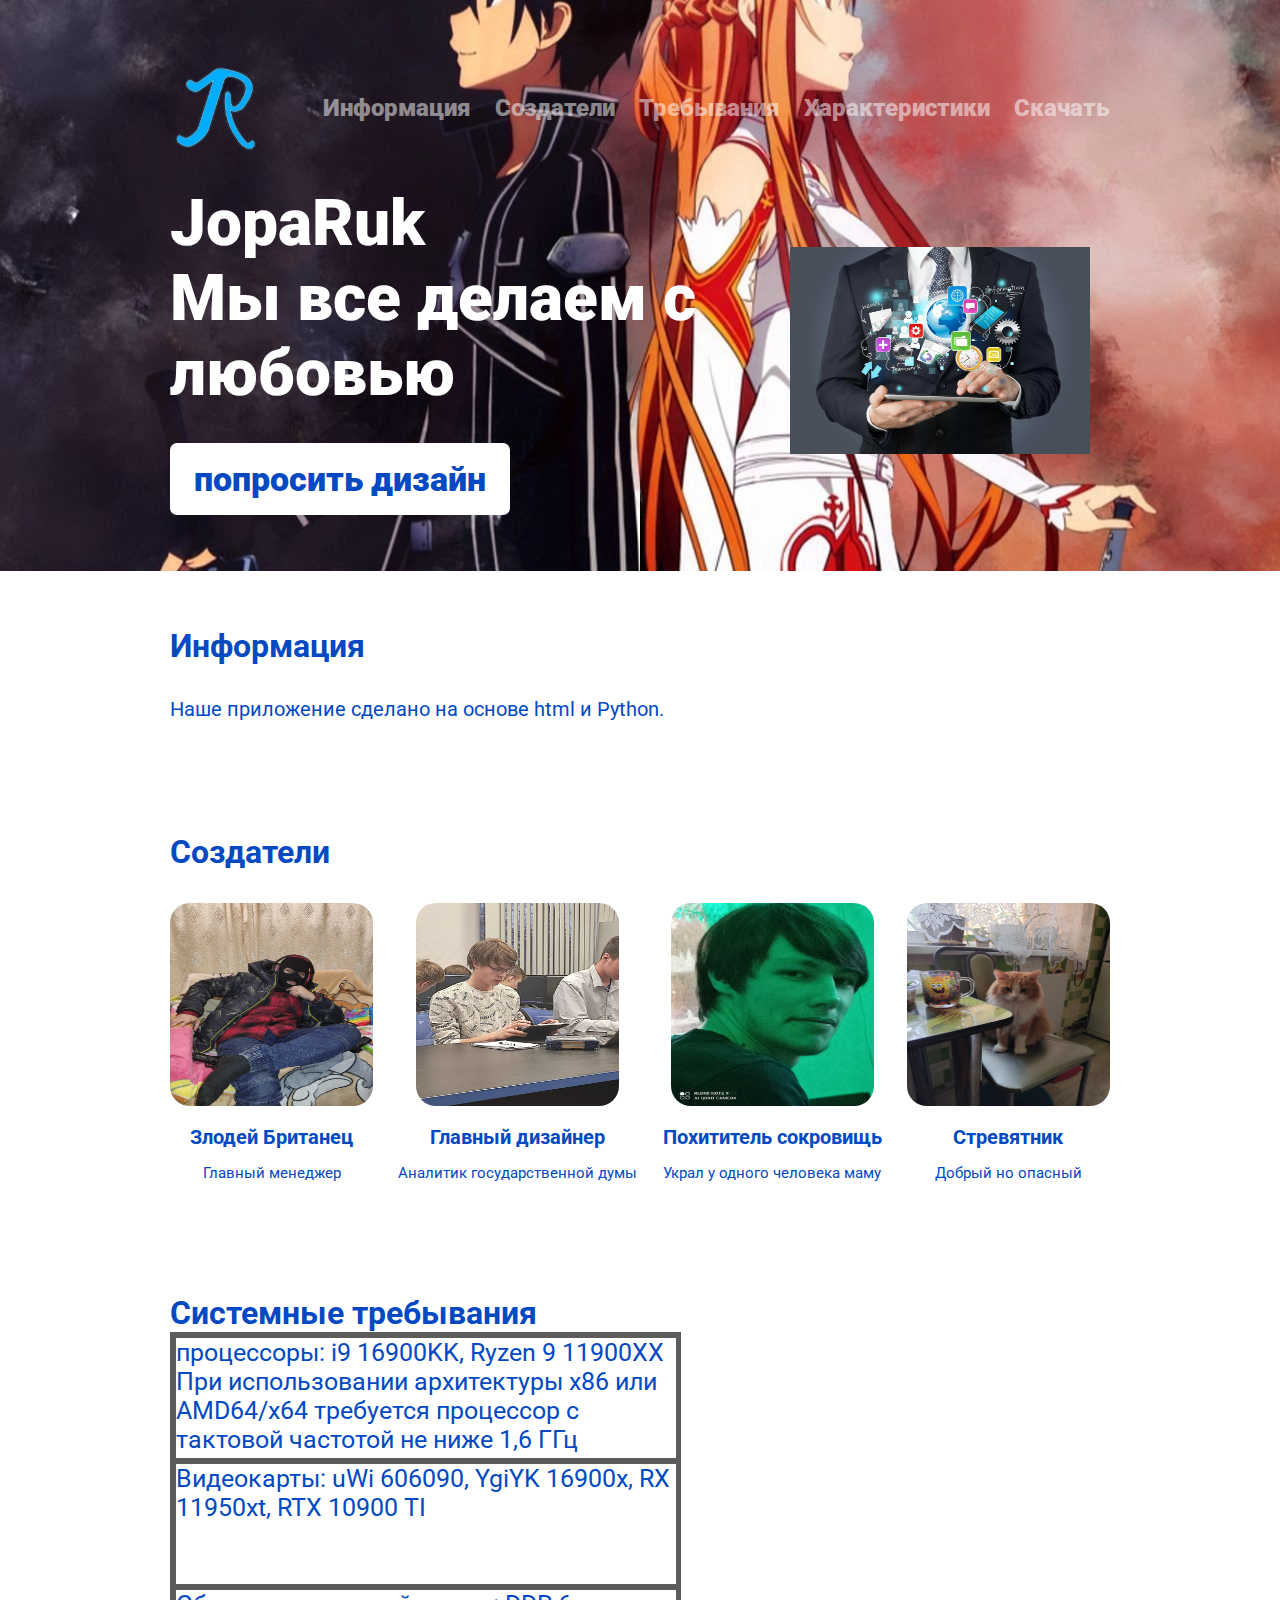
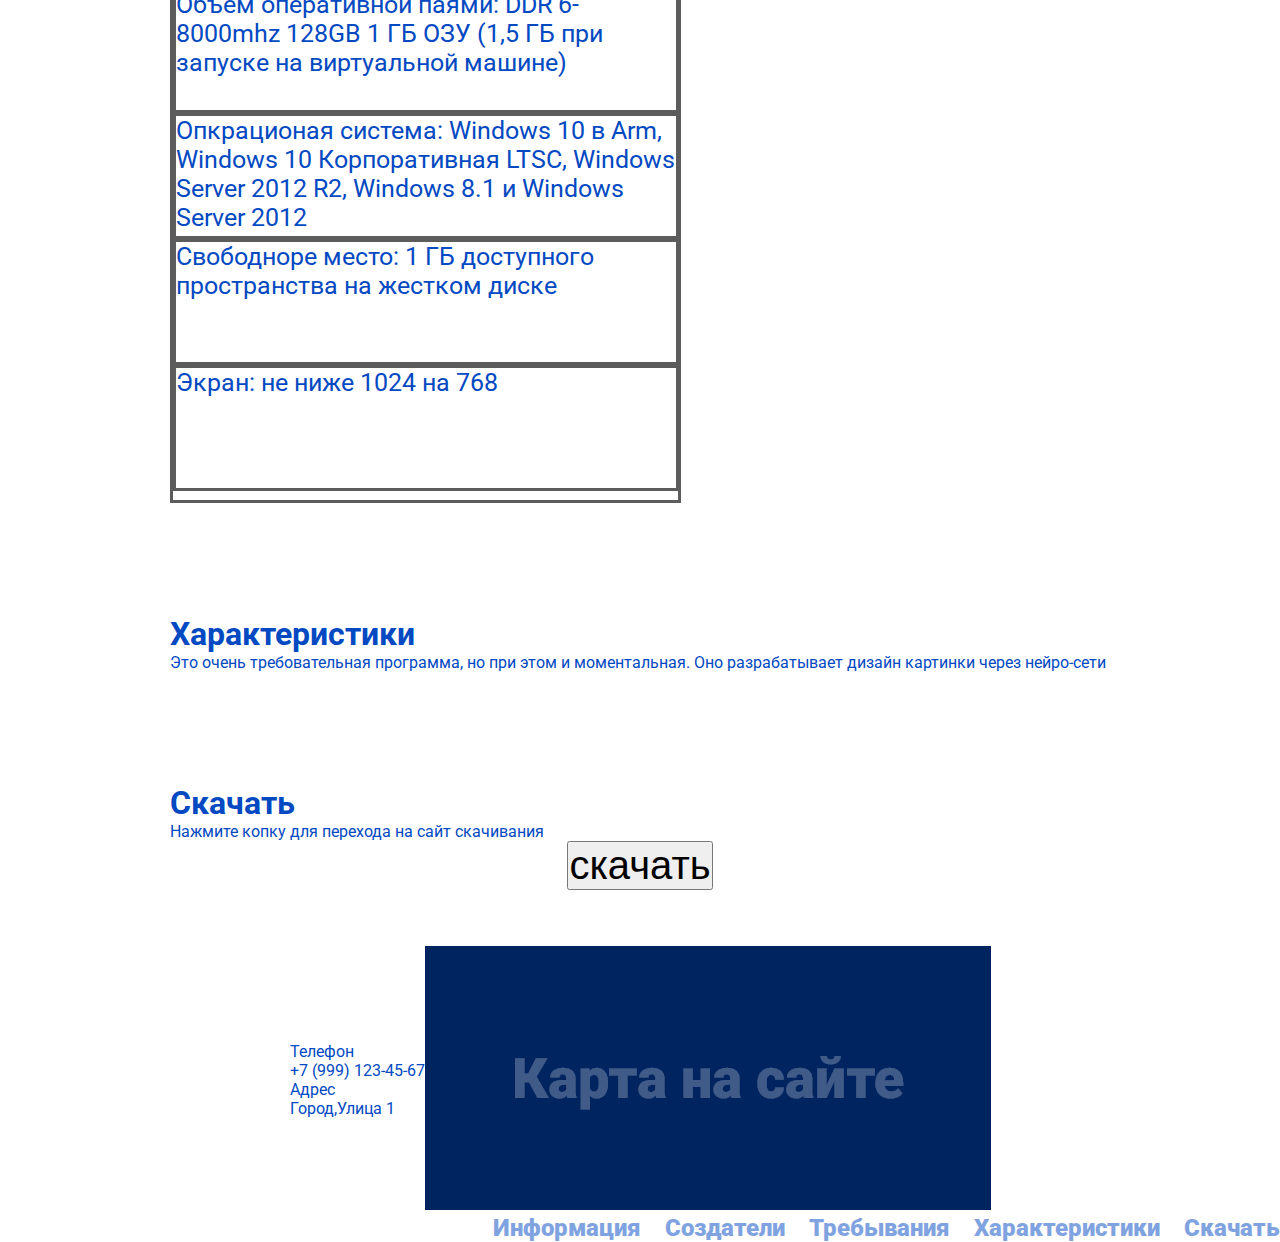
<file: Landing/index.html>
<!DOCTYPE html>
<html lang="en">

<head>
    <meta charset="UTF-8">
    <meta http-equiv="X-UA-Compatible" content="IE=edge">
    <meta name="viewport" content="width=device-width, initial-scale=1.0">
    <title>Landing</title>
    <link rel="shortcut icon" href="favicon.ico" type="image/x-icon">
    <link rel="stylesheet" href="style.css">
    <link rel="preconnect" href="https://fonts.googleapis.com">
    <link rel="preconnect" href="https://fonts.gstatic.com" crossorigin>
    <link
        href="https://fonts.googleapis.com/css2?family=Roboto:ital,wght@0,100;0,300;0,400;0,500;0,700;0,900;1,100;1,300;1,400;1,500;1,700;1,900&display=swap"
        rel="stylesheet">
</head>

<body>
    <div class="Landing">
        <div class="Landing__section Landing__section_blue Landing_section_image">
            <div class="section">
                <div class="section__header">
                    <div class="header__logotype">
                        <img src="images/фото/20221101_225538.png" width="100px">
                    </div>
                    <div class="header__menu">
                        <a class="menu_link">Информация</a>
                        <a class="menu_link">Создатели</a>
                        <a class="menu_link">Требывания</a>
                        <a class="menu_link">Характеристики</a>
                        <a class="menu_link">Скачать</a>
                    </div>
                </div>
                <div class="section_slider">
                    <div class="slider_content">
                        <div class="slider_info">
                            <div class="slider_text">
                                JopaRuk </br>Мы все делаем с любовью
                            </div>
                            <div class="slider_button">
                                попросить дизайн
                            </div>
                        </div>
                        <div class="slider_image">
                            <img src="images/фото/1622044858_17-phonoteka_org-p-marketing-art-krasivo-19.jpg" width="300px" />
                        </div>
                    </div>
                </div>
            </div>
        </div>
        <div class="Landing__section">
            <div class="section">
                <div class="section_title">
                    Информация
                </div>
                <div class="Section__content">
                    <p class="Content__text">
                        Наше приложение сделано на основе html и Python.

                    </p>
                </div>
            </div>
        </div>
        <div class="Landing__section">
            <div class="section">
                <div class="section_title">
                    Создатели
                </div>
                <div class="Section__content">
                    <div class="Content__list">
                        <div class="List__element">
                            <div class="Element__img">
                                <img src="images/фото/YDlq-swc1IY.jpg" class="fffssssdsd"></img>
                            </div>
                            <div class="Element__title">Злодей Британец</div>
                            <div class="Element__info">Главный менеджер</div>
                        </div>
                        <div class="List__element">
                            <div class="Element__img">
                                <img src="images/фото/FKV5FXD8Gds.jpg" class="fffssssdsd"></img>
                            </div>
                            <div class="Element__title">Главный дизайнер</div>
                            <div class="Element__info">Аналитик государственной думы</div>
                        </div>
                        <div class="List__element">
                            <div class="Element__img">
                                <img src="images/фото/5aSxL2wfnbg.jpg" class="fffssssdsd"></img>
                            </div>
                            <div class="Element__title">Похититель сокровищь</div>
                            <div class="Element__info">Украл у одного человека маму</div>
                        </div>
                        <div class="List__element">
                            <div class="Element__img">
                                <img src="images/фото/BPQys2wInEU.jpg" class="fffssssdsd"></img>
                            </div>
                            <div class="Element__title">Стревятник</div>
                            <div class="Element__info">Добрый но опасный</div>
                        </div>
                    </div>
                </div>
            </div>
        </div>
        <div class="Landing__section">
            <div class="section">
                <div class="section_title">
                    Системные требывания
                </div>
                <div class="tab">
                    <div class="tab_title_1">
                        процессоры: i9 16900KK, Ryzen 9 11900XX
                        При использовании архитектуры x86 или AMD64/x64 требуется процессор с тактовой частотой не ниже 1,6 ГГц
                    </div>
                    <div class="tab_title_1">
                        Видеокарты: uWi 606090, YgiYK 16900x, RX 11950xt, RTX 10900 TI
                    </div>
                    <div class="tab_title_1">
                        Объем оперативной паями: DDR 6-8000mhz 128GB
                        1 ГБ ОЗУ (1,5 ГБ при запуске на виртуальной машине)
                    </div>
                    <div class="tab_title_1">
                        Опкрационая система:  Windows 10 в Arm, Windows 10 Корпоративная LTSC, Windows Server 2012 R2, Windows 8.1 и Windows Server 2012
                    </div>
                    <div class="tab_title_1">
                        Свободноре место: 1 ГБ доступного пространства на жестком диске
                    </div>
                    <div class="tab_title_1">
                        Экран: не ниже 1024 на 768
                    </div>
                </div>
            </div>
        </div>
        <div class="Landing__section">
            <div class="section">
                <div class="section_title">
                    Характеристики 
                </div>
                <div>
                    <p1 class="ssssaa">
                        Это очень требовательная программа, но при этом и моментальная. Оно разрабатывает дизайн картинки через нейро-сети
                    </p1>
                </div>
            </div>
        </div>
        <div class="Landing__section">
            <div class="section">
                <div class="section_title">
                    Скачать
                    
                </div>
                <div>
                    <p1>
                        Нажмите копку для перехода на сайт скачивания
                    </p1>
                </div>
                <div class="cnopka">
                    <form action="https://www.w3docs.com/" method="get" target="_blank">
                        <button class="cnopka_text" type="submit">скачать</button>
                    </form>
                </div>
            </div>
        </div>
        <div class="Landing__section">
            <div class="content__box">
                <div class="box__box">
                    <div class="box__telephon">
                        Телефон 
                            <div class="Telephon__1">+7 (999) 123-45-67</div>
                            </div>
                            <div class="Box__adres"></div>
                                Адрес
                            <div class="Adres__1">Город,Улица 1 </div>
                        </div>
                    </div>

                    <div class="Carta__sait"><img src="images/images/background_map.png"/></div>
                    </div>
                </div>
            </div>
        </div>
        
            <div class="Landing__section Landing__section_blue">
            </div>
        </div>
                    <div class="header__menu">
                        <a class="menu_link">Информация</a>
                        <a class="menu_link">Создатели</a>
                        <a class="menu_link">Требывания</a>
                        <a class="menu_link">Характеристики</a>
                        <a class="menu_link">Скачать</a>
                    </div>
                </div>
</body>

</html>
</file>
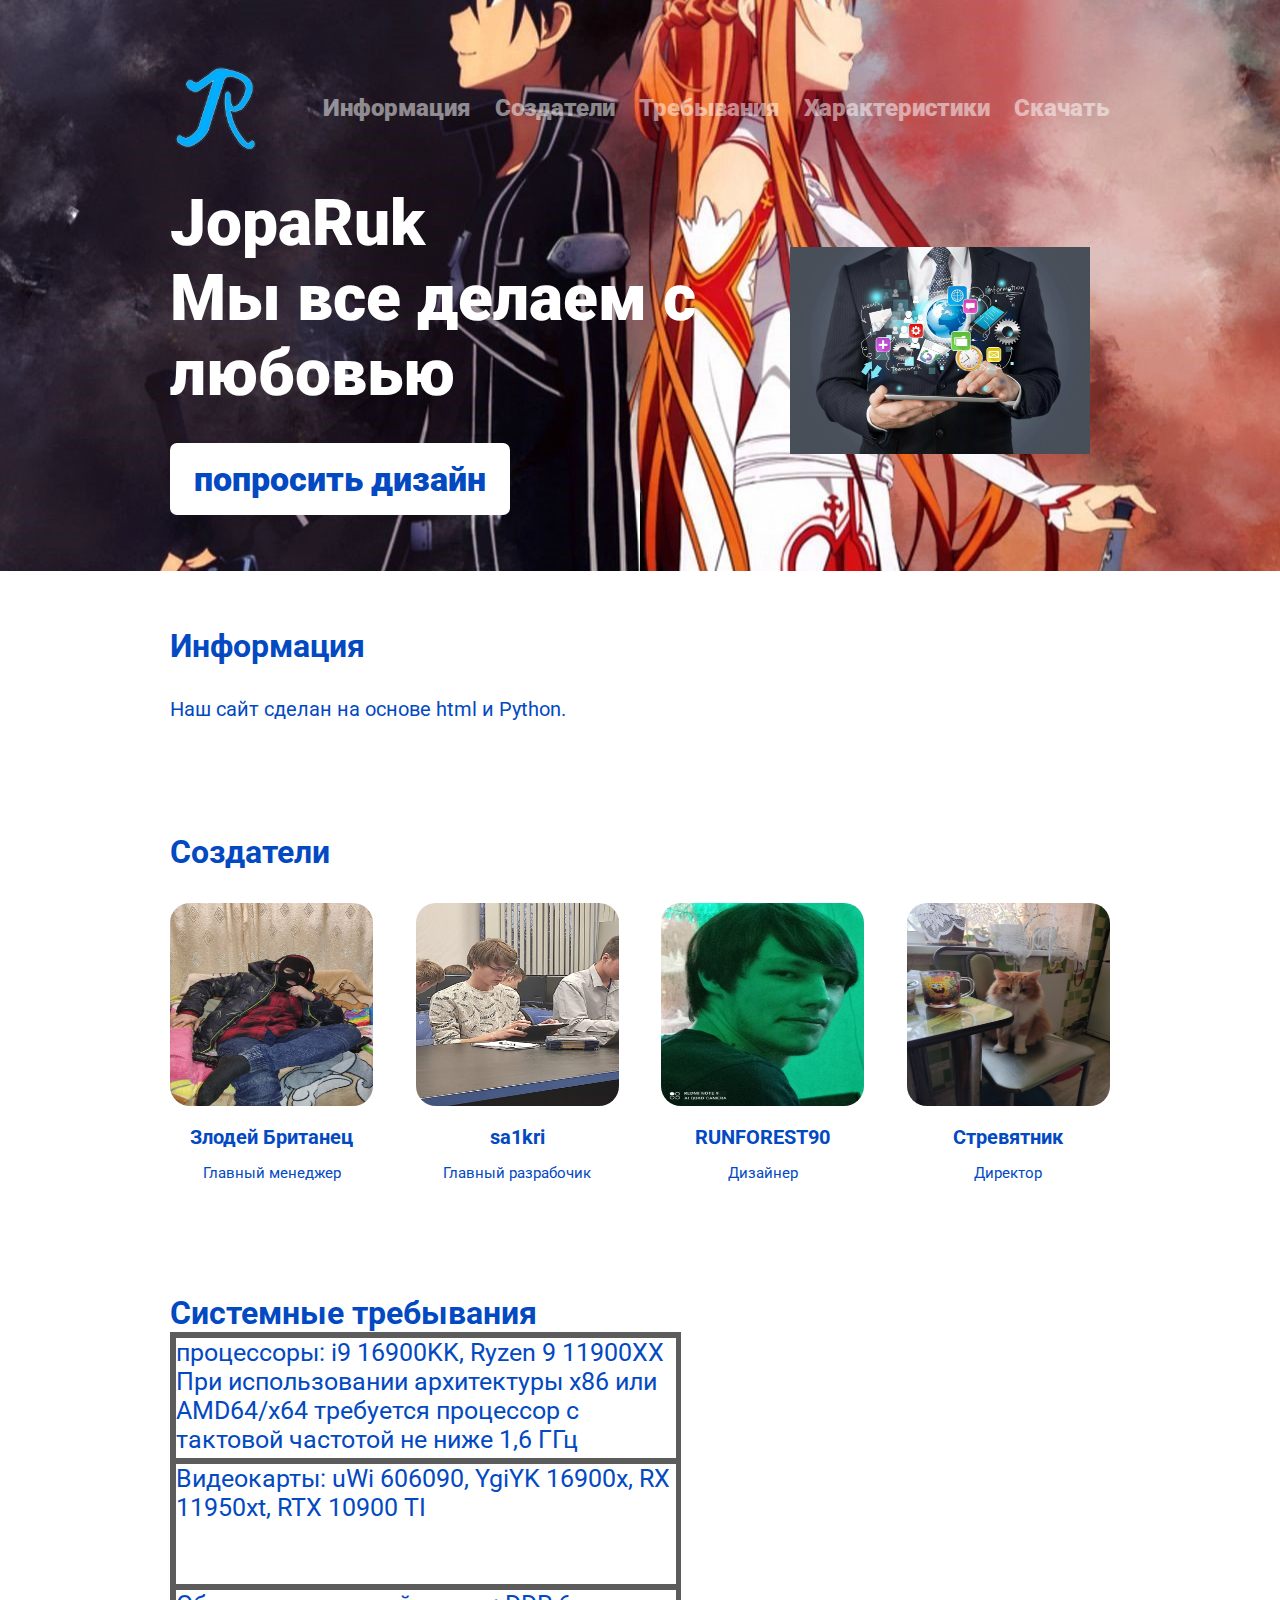
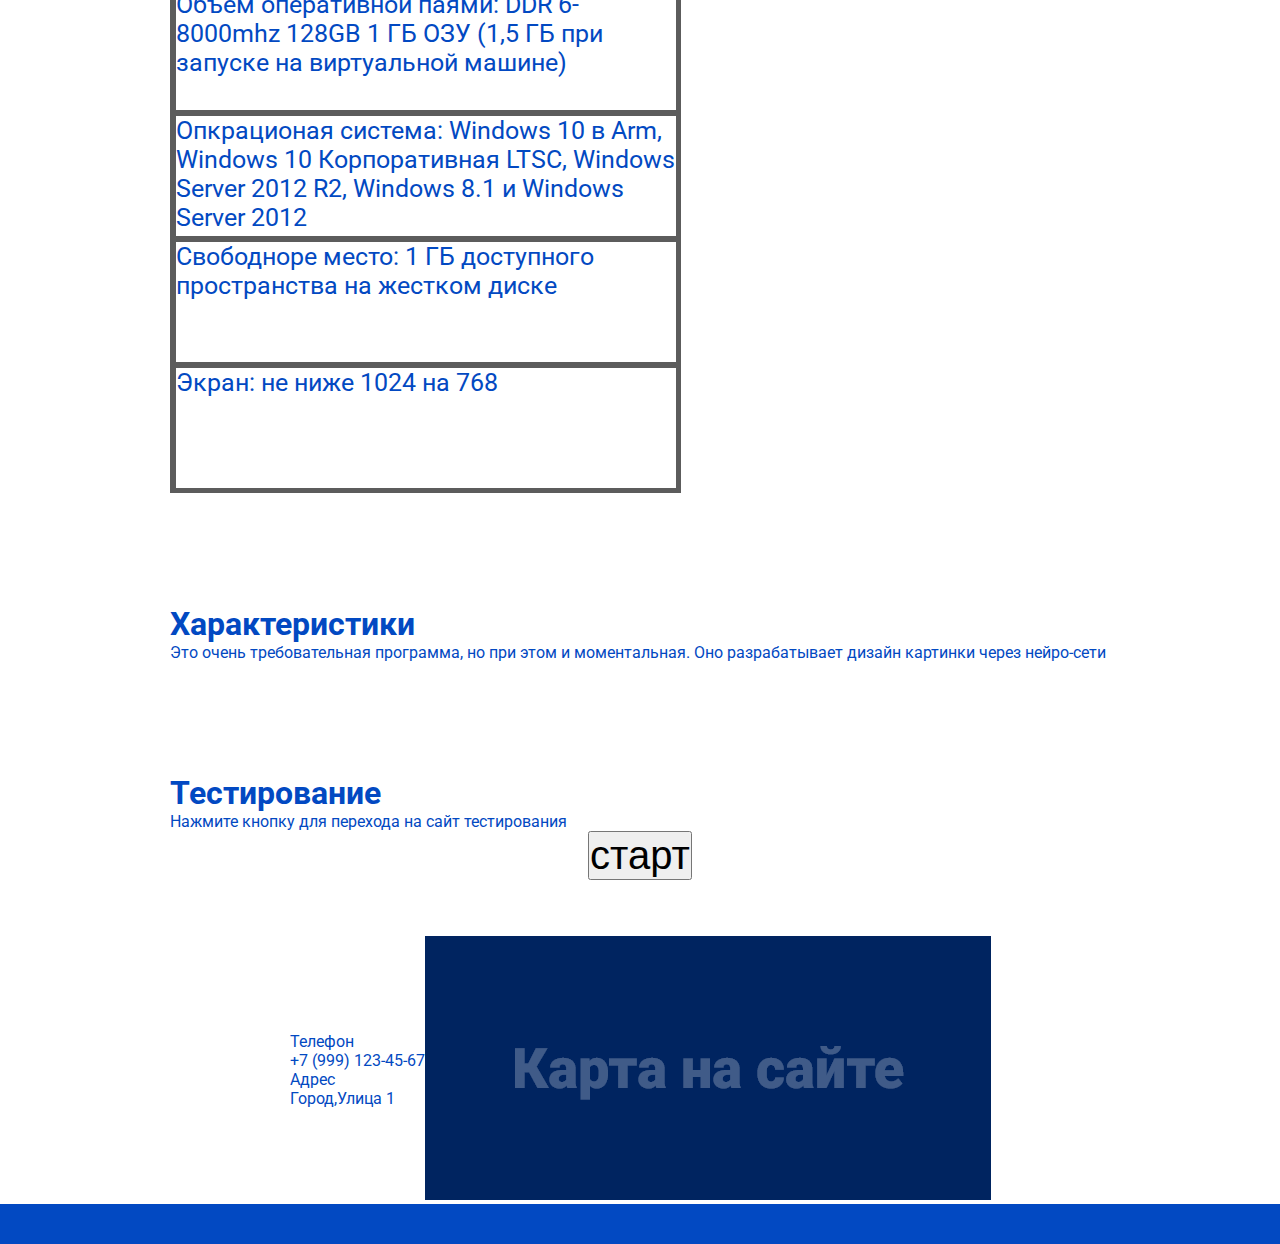
<file: 9089/Landing/index.html>
<!DOCTYPE html>
<html lang="en">

<head>
    <meta charset="UTF-8">
    <meta http-equiv="X-UA-Compatible" content="IE=edge">
    <meta name="viewport" content="width=device-width, initial-scale=1.0">
    <title>Landing</title>
    <link rel="shortcut icon" href="favicon.ico" type="image/x-icon">
    <link rel="stylesheet" href="style.css">
    <link rel="preconnect" href="https://fonts.googleapis.com">
    <link rel="preconnect" href="https://fonts.gstatic.com" crossorigin>
    <link
        href="https://fonts.googleapis.com/css2?family=Roboto:ital,wght@0,100;0,300;0,400;0,500;0,700;0,900;1,100;1,300;1,400;1,500;1,700;1,900&display=swap"
        rel="stylesheet">
</head>

<body>
    <div class="Landing">
        <div class="Landing__section Landing__section_blue Landing_section_image">
            <div class="section">
                <div class="section__header">
                    <div class="header__logotype">
                        <img src="images/фото/20221101_225538.png" width="100px">
                    </div>
                    <div class="header__menu">
                        <a class="menu_link">Информация</a>
                        <a class="menu_link">Создатели</a>
                        <a class="menu_link">Требывания</a>
                        <a class="menu_link">Характеристики</a>
                        <a class="menu_link">Скачать</a>
                    </div>
                </div>
                <div class="section_slider">
                    <div class="slider_content">
                        <div class="slider_info">
                            <div class="slider_text">
                                JopaRuk </br>Мы все делаем с любовью
                            </div>
                            <div class="slider_button">
                                попросить дизайн
                            </div>
                        </div>
                        <div class="slider_image">
                            <img src="images/фото/1622044858_17-phonoteka_org-p-marketing-art-krasivo-19.jpg" width="300px" />
                        </div>
                    </div>
                </div>
            </div>
        </div>
        <div class="Landing__section">
            <div class="section">
                <div class="section_title">
                    Информация
                </div>
                <div class="Section__content">
                    <p class="Content__text">
                        Наш сайт сделан на основе html и Python.

                    </p>
                </div>
            </div>
        </div>
        <div class="Landing__section">
            <div class="section">
                <div class="section_title">
                    Создатели
                </div>
                <div class="Section__content">
                    <div class="Content__list">
                        <div class="List__element">
                            <div class="Element__img">
                                <img src="images/фото/YDlq-swc1IY.jpg" class="fffssssdsd"></img>
                            </div>
                            <div class="Element__title">Злодей Британец</div>
                            <div class="Element__info">Главный менеджер</div>
                        </div>
                        <div class="List__element">
                            <div class="Element__img">
                                <img src="images/фото/FKV5FXD8Gds.jpg" class="fffssssdsd"></img>
                            </div>
                            <div class="Element__title">sa1kri</div>
                            <div class="Element__info">Главный разрабочик</div>
                        </div>
                        <div class="List__element">
                            <div class="Element__img">
                                <img src="images/фото/5aSxL2wfnbg.jpg" class="fffssssdsd"></img>
                            </div>
                            <div class="Element__title">RUNFOREST90</div>
                            <div class="Element__info">Дизайнер</div>
                        </div>
                        <div class="List__element">
                            <div class="Element__img">
                                <img src="images/фото/BPQys2wInEU.jpg" class="fffssssdsd"></img>
                            </div>
                            <div class="Element__title">Стревятник</div>
                            <div class="Element__info">Директор</div>
                        </div>
                    </div>
                </div>
            </div>
        </div>
        <div class="Landing__section">
            <div class="section">
                <div class="section_title">
                    Системные требывания
                </div>
                <div class="tab">
                    <div class="tab_title_1">
                        процессоры: i9 16900KK, Ryzen 9 11900XX
                        При использовании архитектуры x86 или AMD64/x64 требуется процессор с тактовой частотой не ниже 1,6 ГГц
                    </div>
                    <div class="tab_title_1">
                        Видеокарты: uWi 606090, YgiYK 16900x, RX 11950xt, RTX 10900 TI
                    </div>
                    <div class="tab_title_1">
                        Объем оперативной паями: DDR 6-8000mhz 128GB
                        1 ГБ ОЗУ (1,5 ГБ при запуске на виртуальной машине)
                    </div>
                    <div class="tab_title_1">
                        Опкрационая система:  Windows 10 в Arm, Windows 10 Корпоративная LTSC, Windows Server 2012 R2, Windows 8.1 и Windows Server 2012
                    </div>
                    <div class="tab_title_1">
                        Свободноре место: 1 ГБ доступного пространства на жестком диске
                    </div>
                    <div class="tab_title_1">
                        Экран: не ниже 1024 на 768
                    </div>
                </div>
            </div>
        </div>
        <div class="Landing__section">
            <div class="section">
                <div class="section_title">
                    Характеристики 
                </div>
                <div>
                    <p1 class="ssssaa">
                        Это очень требовательная программа, но при этом и моментальная. Оно разрабатывает дизайн картинки через нейро-сети
                    </p1>
                </div>
            </div>
        </div>
        <div class="Landing__section">
            <div class="section">
                <div class="section_title">
                    Тестирование
                    
                </div>
                <div>
                    <p1>
                        Нажмите кнопку для перехода на сайт тестирования
                    </p1>
                </div>
                <div class="cnopka">
                    <form action="https://docs.google.com/forms/d/e/1FAIpQLScNLlAqdAemZn634NsNj0FitOetEyC2xDYDqL-OUX4_54dKFQ/viewform?usp=sf_link" method="get" target="_blank">
                        <button class="cnopka_text" type="submit">старт</button>
                    </form>
                </div>
            </div>
        </div>
        <div class="Landing__section">
            <div class="content__box">
                <div class="box__box">
                    <div class="box__telephon">
                        Телефон 
                            <div class="Telephon__1">+7 (999) 123-45-67</div>
                            </div>
                            <div class="Box__adres"></div>
                                Адрес
                            <div class="Adres__1">Город,Улица 1 </div>
                            <div class="opros">
                                <a href=""></a>

                            </div>
                        </div>
                    </div>

                    <div class="Carta__sait"><img src="images/images/background_map.png"/></div>
                    </div>
                </div>
            </div>
        </div>
        
            <div class="Landing__section Landing__section_blue">
                <div class="Section">
                    <div class="Section__header">
                        <div class="Header__logotype">
                            
                        </div>
                        <div class="header__menu__r">
                            
                        </div>
                    </div>
                </div>
            </div>
        </div>
                    
                </div>
</body>

</html>
</file>
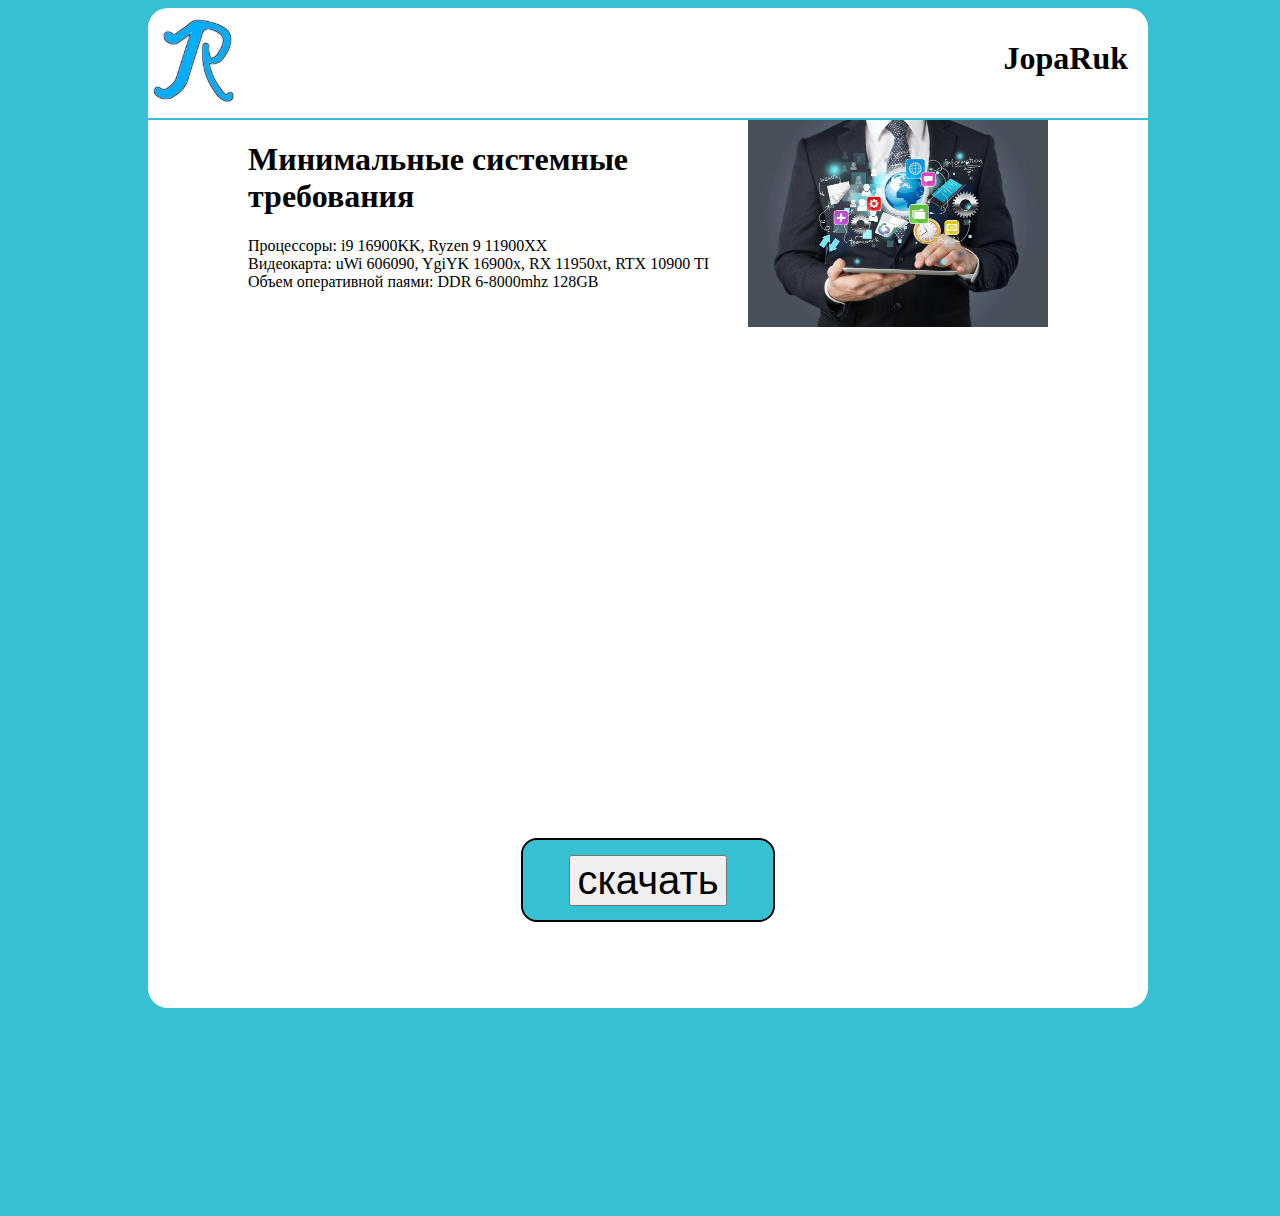
<file: 02.11.22/pop.html>
<!DOCTYPE html>
<html lang="en">
<head>
    <meta charset="UTF-8">
    <meta http-equiv="X-UA-Compatible" content="IE=edge">
    <meta name="viewport" content="width=device-width, initial-scale=1.0">
    <link rel="stylesheet" href="style.css">
    <title>Document</title>
</head>
<body>
    <div class="bazza">
        <div class="baner">
            <div class="nad__logoo">
                <div class="logoo">
                    <img src="./20221101_225538.png" class="logoo">
                </div>
                <div class="bot__text">
                    <h1>JopaRuk</h1>
                </div>
            </div>
            <div class="fockus">
                
            </div>
            <div class="osnova__bot">
                <div class="osnova"> 
                    <div class="osnova__texxx">
                        <h1>Минимальные системные требования</h1>
                        <p1>
                            Процессоры: i9 16900KK, Ryzen 9 11900XX
                        </p1> 
                        <p2>
                            Видеокарта: uWi 606090, YgiYK 16900x, RX 11950xt, RTX 10900 TI
                        </p2>
                        <p3>
                            Объем оперативной паями: DDR 6-8000mhz 128GB
                        </p3>
                    </div>
                    <div class="osnova__pop__tt">
                        <img src="./1622044858_17-phonoteka_org-p-marketing-art-krasivo-19.jpg" width="300px">
                    </div>
                </div>
                 <div class="dawlond__css">
                    <div class="knopka_dawlond">
                        <form action="https://www.w3docs.com/" method="get" target="_blank">
                            <button class="cnopka_text" type="submit">скачать</button>
                        </form>
                    </div>
                </div>    
            </div>
           
        </div>
    </div>
</body>
</html>
</file>
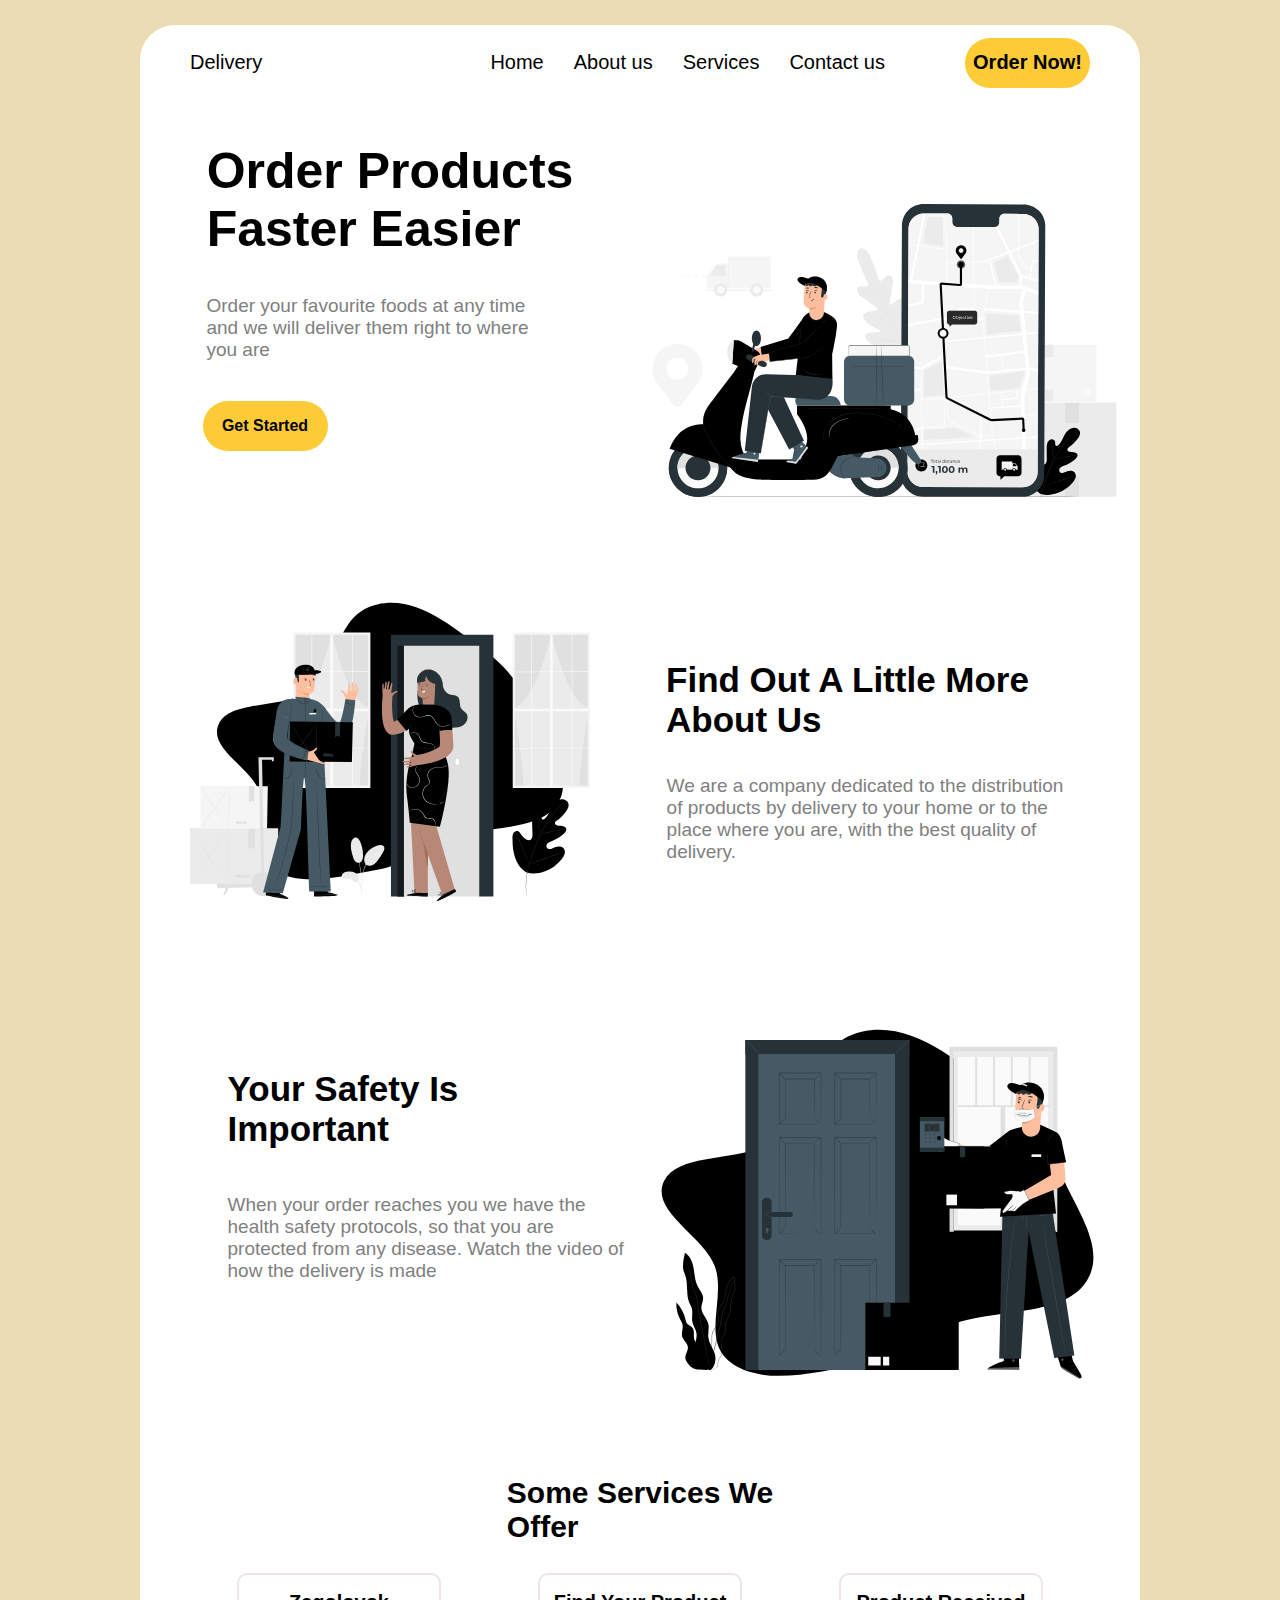
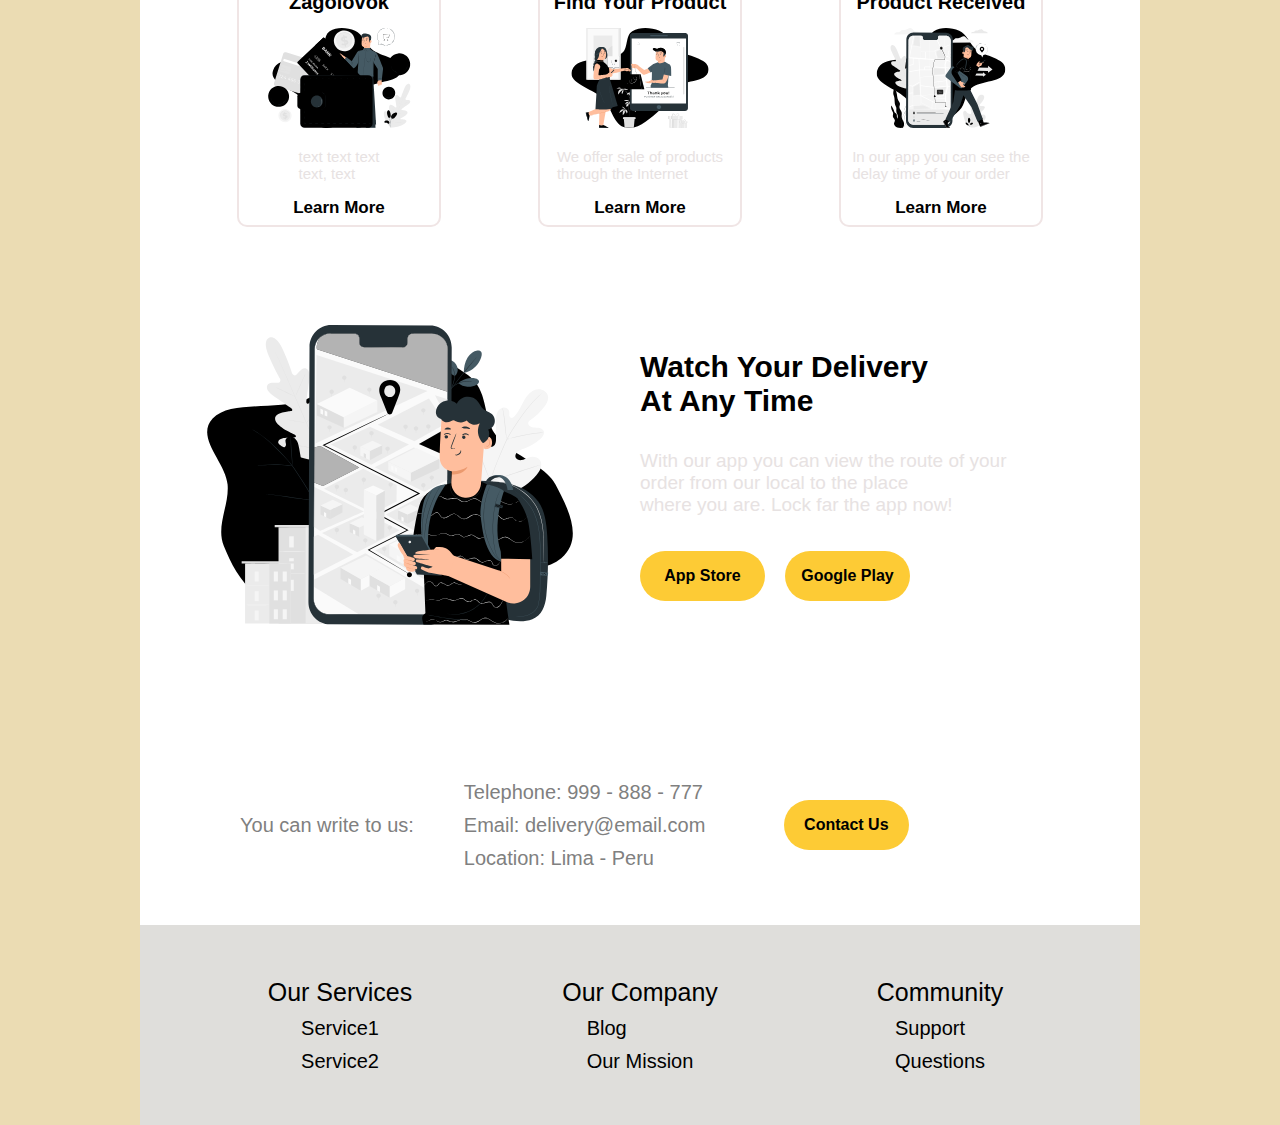
<file: 9089/Веб-дизайн и разработка/2-!delivery/2-!DELIVERY.html>
<!DOCTYPE html>
<html lang="en">

<head>
    <meta charset="UTF-8">
    <meta http-equiv="X-UA-Compatible" content="IE=edge">
    <meta name="viewport" content="width=device-width, initial-scale=1.0">
    <title>2-!DELIVERY</title>
    <link rel="stylesheet" href="2-!DELIVERY.css">
</head>

<body>
    <div class="main">
        <div class="title2">
            <div class="Delivery">Delivery</div>
            <div class="titles2">
                <div class="homes">
                    <div class="home2">Home</div>
                    <div class="home2">About us</div>
                    <div class="home2">Services</div>
                    <div class="home2">Contact us</div>
                </div>
                <div class="Button2"><b>Order Now!</b></div>
            </div>
        </div>
        <div class="mainblock2">
            <div class="main1">
                <div class="TEXT1">
                    <div class="HEADER1"><b>Order Products<br>Faster Easier</b></div>
                    <div class="text1">Order your favourite foods at any time<br>and we will deliver them right to
                        where<br>you are</div>
                    <div class="Button1"><b>Get Started</b></div>
                </div>
                <div class="image1">
                    <img src="./home-ilustration.svg" alt="">
                </div>
            </div>
            <div class="main2">
                <div class="image2">
                    <img src="./about-ilustration.svg" alt="">
                </div>
                <div class="TEXT2">
                    <div class="HEADER2"><b>Find Out A Little More<br>About Us</b></div>
                    <div class="text2">We are a company dedicated to the distribution<br>of products by delivery to your
                        home or to the<br>place where you are, with the best quality of<br>delivery.</div>
                </div>
            </div>
            <div class="main3">
                <div class="TEXT3">
                    <div class="HEADER3"><b>Your Safety Is<br>Important</b></div>
                    <div class="text3">When your order reaches you we have the<br>health safety protocols, so that you
                        are<br>protected from any disease. Watch the video of<br>how the delivery is made</div>
                </div>
                <div class="image3">
                    <img src="./security-ilustration.svg" alt="">
                </div>
            </div>
            <div class="main4">
                <div class="HEADER4"><b>Some Services We<br>Offer</b></div>
                <div class="SERVICES">
                    <div class="service">
                        <div class="zagService"><b>Zagolovok</b></div>
                        <div class="imgService">
                            <img src="./services1-ilustration.svg" alt="">
                        </div>
                        <div class="textService">text text text<br>text, text</div>
                        <div class="learnMore"><b>Learn More</b></div>
                    </div>
                    <div class="service">
                        <div class="zagService"><b>Find Your Product</b></div>
                        <div class="imgService">
                            <img src="./services2-ilustration.svg" alt="">
                        </div>
                        <div class="textService">We offer sale of products<br>through the Internet</div>
                        <div class="learnMore"><b>Learn More</b></div>
                    </div>
                    <div class="service">
                        <div class="zagService"><b>Product Received</b></div>
                        <div class="imgService">
                            <img src="./services3-ilustration.svg" alt="">
                        </div>
                        <div class="textService">In our app you can see the<br>delay time of your order</div>
                        <div class="learnMore"><b>Learn More</b></div>
                    </div>
                </div>
            </div>
            <div class="main5">
                <div class="image5">
                    <img src="./app-ilustration.svg" alt="">
                </div>
                <div class="TEXT5">
                    <div class="HEADER5"><b>Watch Your Delivery<br>At Any Time</b></div>
                    <div class="text5">With our app you can view the route of your<br>order from our local to the
                        place<br>where you are. Lock far the app now!</div>
                    <div class="Buttons">
                        <div class="App_Store"><b>App Store</b></div>
                        <div class="Google_Play"><b>Google Play</b></div>
                    </div>
                </div>
            </div>
            <div class="Contact_Us">
                <div class="text_contact">You can write to us:</div>
                <div class="contacts">
                    <div class="telephone">Telephone: 999 - 888 - 777</div>
                    <div class="telephone1">Email: delivery@email.com</div>
                    <div class="telephone1">Location: Lima - Peru</div>
                </div>
                <div class="button_contact"><b>Contact Us</b></div>
            </div>
            <div class="end">
                <div class="Our_Services">
                    <div class="HEADER_OUR_SERVICES">Our Services</div>
                    <div class="abc">
                        <div class="our_services">Service1</div>
                        <div class="our_services">Service2</div>
                    </div>
                </div>
                <div class="Our_Services">
                    <div class="HEADER_OUR_SERVICES">Our Company</div>
                    <div class="abc">
                        <div class="our_services">Blog</div>
                        <div class="our_services">Our Mission</div>
                    </div>
                </div>
                <div class="Our_Services">
                    <div class="HEADER_OUR_SERVICES">Community</div>
                    <div class="abc">
                        <div class="our_services">Support</div>
                        <div class="our_services">Questions</div>
                    </div>
                </div>
            </div>
        </div>
    </div>
</body>

</html>
</file>
<file: Landing/style.css>
*{
    margin: 0;
    padding: 0;
}
html, body {
    height: 100%;
    width: 100%;
    color: #0249c2;
    font-family: 'Roboto', sans-serif;
}

.Landing{
    width: 100%;
    display: flex;
    align-items: stretch;
    flex-direction: column;
    flex-wrap: nowrap;
    justify-content: flex-start;
}


.Landing__section{
    display: flex;
    flex-direction: row;
    flex-wrap: nowrap;
    align-items: center;
    justify-content: center;
}


.Landing__section_blue{
    background-color: #0249c2;
    color: #ffffff;
}


.section{
    width: 940px;
    padding: 56px 0 56px 0;

}


.section_title{
    font-size: 32px;
    font-weight: 700;

}

.section__header{
    display: flex;
    flex-direction: row;
    flex-wrap: nowrap;
    align-content: center;
    justify-content: space-between;
    align-items: stretch;

}


.header__logotype{


}

.header__menu{
    display: flex;
    flex-direction: row;
    flex-wrap: nowrap;
    align-content: center;
    justify-content: flex-end;
    align-items: center;
}   

.menu_link{
    font-size: 24px;
    font-weight: 900;
    margin-left: 24px;
    cursor: pointer;
    opacity: .5;
    transition: opacity .25s;
}

.menu_link:hover{
    opacity: 1;
}

.section_slider{
    margin-top: 26px;

}

.slider_content{
    
    display: flex;
    flex-direction: row;
    flex-wrap: nowrap;
    justify-content: space-between;
    align-items: center;


}

.slider_info{


}

.slider_text{
    font-size: 64px ;
    font-weight: 900;
    margin-bottom: 32px;

}

.slider_button{
    display: inline-block;
    font-size: 34px;
    font-weight: 900;
    padding: 16px 24px;
    border-radius: 7px;
    background-color: white;
    color: #0249c2;
    cursor: pointer;

}

.slider_image{
    width: 50%;
    display: flex;
    flex-wrap: nowrap;
    align-content: center;
    justify-content: center;
    align-items: center;
    flex-direction: row
}

.Landing_section_image{
    background-image: url(images/фото/1618463432_27-p-anime-foni-na-rabochii-stol-28.jpg);
    background-repeat: no-repeat;
    background-position: center;
    

}

.Section__content{
    margin-top: 32px;
    background-position: center;



}

.Content__text{
    font-size: 20px;

}



.Content__list{
    width: 100%;
    display: flex;
    flex-direction: row;
    flex-wrap: nowrap;
    justify-content: space-between;
    align-items: flex-start;
    align-content: flex-start;
}



.List__element{
    display: flex;
    flex-direction: column;
    flex-wrap: nowrap;
    align-content: center;
    justify-content: center;
    align-items: center;
}

.Element__img{
}

.Element__img img{
    border-radius: 20px;
}

.Element__title{
    padding: 0,16;
    margin-top: 15px;
    font-weight: bold;
    font-size: 20px;
}

.Element__info{
    margin-top: 15px;
    font-size: 15px;
    margin-top: 15px;

}

.tab{
    height: 765px;
    width: 505px;
    background-color: rgb(255, 255, 255);
    opacity: 100%;
    border-style: solid;
    border-color: rgb(92, 92, 92);
    
}

.tab_title_1{
    
    background-color: white;
    height: 120px;
    width: 500px;
    border-style: solid;
    border-color: rgb(92, 92, 92);
    font-size: 25px;
}

.tab_title_2{

}

.fffssssdsd {
    width: 203px;
    height: 203px;
}

.cnopka {
    display: flex;
    flex-direction: row;
    justify-content: center;
    align-items: center;
}

.cnopka_text {
    font-size: 40px;
}
</file>
<file: 9089/Landing/style.css>
*{
    margin: 0;
    padding: 0;
}
html, body {
    height: 100%;
    width: 100%;
    color: #0249c2;
    font-family: 'Roboto', sans-serif;
}

.Landing{
    width: 100%;
    display: flex;
    align-items: stretch;
    flex-direction: column;
    flex-wrap: nowrap;
    justify-content: flex-start;
}


.Landing__section{
    display: flex;
    flex-direction: row;
    flex-wrap: nowrap;
    align-items: center;
    justify-content: center;
}


.Landing__section_blue{
    background-color: #0249c2;
    color: #ffffff;
}


.section{
    width: 940px;
    padding: 56px 0 56px 0;

}


.section_title{
    font-size: 32px;
    font-weight: 700;

}

.section__header{
    display: flex;
    flex-direction: row;
    flex-wrap: nowrap;
    align-content: center;
    justify-content: space-between;
    align-items: stretch;

}


.header__logotype{


}

.header__menu{
    display: flex;
    flex-direction: row;
    flex-wrap: nowrap;
    align-content: center;
    justify-content: flex-end;
    align-items: center;
}   

.header__menu__r {
    height: 40px;
    width: 100%;
    display: flex;
    flex-direction: row;
    flex-wrap: nowrap;
    align-content: center;
    justify-content: flex-end;
    align-items: center;
}

.menu_link{
    font-size: 24px;
    font-weight: 900;
    margin-left: 24px;
    cursor: pointer;
    opacity: .5;
    transition: opacity .25s;
}

.menu_link:hover{
    opacity: 1;
}

.section_slider{
    margin-top: 26px;

}

.slider_content{
    
    display: flex;
    flex-direction: row;
    flex-wrap: nowrap;
    justify-content: space-between;
    align-items: center;


}

.slider_info{


}

.slider_text{
    font-size: 64px ;
    font-weight: 900;
    margin-bottom: 32px;

}

.slider_button{
    display: inline-block;
    font-size: 34px;
    font-weight: 900;
    padding: 16px 24px;
    border-radius: 7px;
    background-color: white;
    color: #0249c2;
    cursor: pointer;

}

.slider_image{
    width: 50%;
    display: flex;
    flex-wrap: nowrap;
    align-content: center;
    justify-content: center;
    align-items: center;
    flex-direction: row
}

.Landing_section_image{
    background-image: url(images/фото/1618463432_27-p-anime-foni-na-rabochii-stol-28.jpg);
    background-repeat: no-repeat;
    background-position: center;
    

}

.Section__content{
    margin-top: 32px;
    background-position: center;



}

.Content__text{
    font-size: 20px;

}



.Content__list{
    width: 100%;
    display: flex;
    flex-direction: row;
    flex-wrap: nowrap;
    justify-content: space-between;
    align-items: flex-start;
    align-content: flex-start;
}



.List__element{
    display: flex;
    flex-direction: column;
    flex-wrap: nowrap;
    align-content: center;
    justify-content: center;
    align-items: center;
}

.Element__img{
}

.Element__img img{
    border-radius: 20px;
}

.Element__title{
    padding: 0,16;
    margin-top: 15px;
    font-weight: bold;
    font-size: 20px;
}

.Element__info{
    margin-top: 15px;
    font-size: 15px;
    margin-top: 15px;

}

.tab{
    height: 755px;
    width: 505px;
    background-color: rgb(255, 255, 255);
    opacity: 100%;
    border-style: solid;
    border-color: rgb(92, 92, 92);
    
}

.tab_title_1{
    
    background-color: white;
    height: 120px;
    width: 500px;
    border-style: solid;
    border-color: rgb(92, 92, 92);
    font-size: 25px;
}

.tab_title_2{

}

.fffssssdsd {
    width: 203px;
    height: 203px;
}

.cnopka {
    display: flex;
    flex-direction: row;
    justify-content: center;
    align-items: center;
}

.cnopka_text {
    font-size: 40px;
}
</file>
<file: 02.11.22/style.css>
.html, body {
    height: 1200px;
    width: 100%;
    background-color: rgb(54, 193, 211);
    display: flex;
    flex-direction: row;
    align-content: center;
    justify-content: center;
    align-items: flex-start;
}

.bazza {
    top: 80px;
    height: 1000px;
    width: 1000px;
    background-color: white;
    border-radius: 2%;
    display: flex;
    flex-direction: column;
    align-items: center;
    align-content: center;
    justify-content: space-between;
}

.baner {
    width: 100%;
    height: 50px;
}

.fockus {
    width: 100%;
    height: 2px;
    background-color: rgb(54, 193, 211);
    margin-top: 10px;
}

.nad__logoo {
    width: 100%;
    height: 100px;
    display: flex;
    flex-direction: row;
    justify-content: space-between;
    align-items: center;
    align-content: center;
}

.logoo {
    width: 100px;
    height: 100px;
}

.bot__text {
    margin-right: 20px;
}

.osnova__bot {
    display: flex;
    flex-direction: column;
    justify-content: space-between;
    align-items: center;
    align-content: center;
    height: 800px;
}

.osnova {
    width: 80%;
    height: 90%;
    display: flex;
    flex-direction: row;
    align-content: space-around;
}

.osnova__texxx {
    display: flex;
    flex-direction: column;
}

.osnova__pop__tt {

}


.knopka_dawlond {
    width: 250px;
    height: 80px;
    border-radius: 14px;
    background-color: rgb(54, 193, 211);
    outline-width: 2px;
    outline-color: black;
    outline-style: double;
    display: flex;
    flex-direction: column;
    align-content: center;
    justify-content: center;
    align-items: center;
}

.cnopka_text {
    font-size: 40px;
    color: black;
    cursor: pointer;
}
</file>
<file: 9089/Веб-дизайн и разработка/2-!delivery/2-!DELIVERY.css>
* {
    padding: 0px;
    margin: 0px;
    font-family: Arial, Helvetica, sans-serif;
}

html, body {
    display: flex;
    justify-content: center;
    background-color: rgb(235, 220, 179);
}

.main {
    width: 1000px;
    height: 2700px;
    background-color: white;
    border-radius: 35px;
    margin-top: 25px;
}

.title2 {
    width: 1000px; 
    height: 75px;
    display: flex;
    flex-direction: row;
    flex-wrap: nowrap;
    align-content: center;
    justify-content: space-between;
    align-items: center;
}

.Delivery {
 margin-left: 50px;
 font-size: 20px;
}

.titles2 {
    width: 700px;
    display: flex;
    flex-direction: row;
    flex-wrap: nowrap;
    justify-content: flex-end;
}

.home2 {
    font-size: 20px;
    margin-right: 30px;
    cursor: pointer;
}

.homes {
    margin-right: 50px;
    display: flex;
    flex-direction: row;
    flex-wrap: nowrap;
    justify-content: center;
    align-items: center;
}

.Button2 {
    background-color: rgb(253, 203, 53);
    font-size: 20px;
    margin-right: 50px;
    cursor: pointer;
    width: 125px;
    height: 50px;
    border-radius: 25px;
    display: flex;
    justify-content: center;
    align-items: center;
}

.mainblock2 {
    width: 1000px;
    height: 2625px;
    display: flex;
    flex-direction: column;
    flex-wrap: nowrap;
    align-content: center;
    justify-content: center;
    align-items: center;
}

.main1 {
    width: 1000px;
    height: 500px;
    display: flex;
    flex-direction: row;
    flex-wrap: nowrap;
    align-content: center;
    justify-content: center;
    align-items: center;
}

.TEXT1 {
    width: 500px;
    height: 500px;
    display: flex;
    flex-direction: column;
    flex-wrap: nowrap;
    align-items: center;
    justify-content: flex-start;
}

.image1 {
    width: 500px;
    height: 293px;
}

.HEADER1 {
    margin-top: 25px;
    font-size: 50px;
    width: 500px;
    height: 150px;
    display: flex;
    justify-content: center;
    align-items: center;
}

.text1 {
    color: grey;
    font-size: 19px;
    margin-top: 20px;
    margin-right: 45px;
}

.Button1 {
    margin-top: 40px;
    margin-right: 250px;
    background-color: rgb(253, 203, 53);
    border-radius: 20px;
    cursor: pointer;
    width: 125px;
    height: 50px;
    border-radius: 25px;
    display: flex;
    justify-content: center;
    align-items: center;
}

.main2 {
    width: 1000px;
    height: 300px;
    display: flex;
    flex-direction: row;
    flex-wrap: nowrap;
    align-content: center;
    justify-content: center;
    align-items: center;
}

.TEXT2 {
    width: 500px;
    height: 300px;
    display: flex;
    flex-direction: column;
    flex-wrap: nowrap;
    align-items: center;
    justify-content: flex-start;
}

.image2 {
    width: 400px;
    height: 303px;
}

.HEADER2 {
    margin-top: 25px;
    margin-left: 15px;
    font-size: 35px;
    width: 500px;
    height: 150px;
    display: flex;
    justify-content: center;
    align-items: center;
}

.text2 {
    color: grey;
    font-size: 19px;
    margin-left: 50px;
}

.main3 {
    margin-top: 75px;
    display: flex;
    flex-direction: row;
    flex-wrap: nowrap;
    justify-content: center;
    align-items: center;
    align-content: center;
    width: 1000px;
    height: 400px;
}

.TEXT3 {
    margin-left: 75px;
    display: flex;
    flex-direction: column;
    flex-wrap: nowrap;
    align-content: center;
    align-items: flex-start;
    justify-content: center;
    width: 400px;
    height: 300px;
}

.image3 {
    width: 500px;
    height: 300px;
}

.HEADER3 {
    font-size: 35px;
    width: 500px;
    height: 100px;
}

.text3 {
    margin-top: 25px;
    color: grey;
    font-size: 19px;
}

.main4 {
    margin-top: 100px;
    width: 1000px;
    height: 350px;
    display: flex;
    flex-direction: column;
    flex-wrap: nowrap;
    align-content: center;
    align-items: center;
    justify-content: center;
}

.HEADER4 {
    display: flex;
    justify-content: center;
    align-items: center;
    width: 1000px;
    height: 100px;
    font-size: 30px;
}

.SERVICES {
    margin-top: 30px;
    width: 1000px;
    height: 250px;
    display: flex;
    flex-direction: row;
    flex-wrap: nowrap;
    align-items: center;
    justify-content: space-evenly;
}

.service {
    display: flex;
    flex-direction: column;
    flex-wrap: nowrap;
    justify-content: center;
    align-items: center;
    width: 200px;
    height: 250px;
    border: solid 2px rgb(240, 229, 229);
    border-radius: 10px;
}

.zagService {
    width: 200px;
    height: 50px;
    font-size: 20px;
    display: flex;
    justify-content: center;
    align-items: center;
}

.imgService {
    width: 200px;
    height: 100px;
}

.imgService img {
    width: 200px;
    height: 100px;
}

.textService {
    color: rgb(231, 226, 226);
    margin-top: 20px;
    width: 200px;
    height: 50px;
    font-size: 15px;
    display: flex;
    justify-content: center;
}

.learnMore {
    font-size: 17px;
    width: 200px;
    height: 25px;
    display: flex;
    justify-content: center;
    cursor: pointer;
}

.main5 {
    margin-top: 100px;
    width: 1000px;
    height: 300px;
    display: flex;
    flex-direction: row;
    flex-wrap: nowrap;
    justify-content: center;
    align-items: center;
    align-content: center;
}

.image5{
    width: 500px;
    height: 300px;
}

.image5 img {
    width: 500px;
    height: 300px;
}

.TEXT5 {
    width: 500px;
    height: 300px;
    display: flex;
    flex-direction: column;
    flex-wrap: nowrap;
    justify-content: center;
    align-items: flex-start;
}

.HEADER5 {
    width: 1000px;
    height: 100px;
    font-size: 30px;
}

.text5 {
    color: rgb(231, 226, 226);
    font-size: 19px;
}

.Buttons {
    margin-top: 35px;
    width: 500px;
    display: flex;
    flex-direction: row;
    flex-wrap: nowrap;
    justify-content: flex-start;
}

.App_Store {
    background-color: rgb(253, 203, 53);
    border-radius: 20px;
    cursor: pointer;
    width: 125px;
    height: 50px;
    border-radius: 25px;
    display: flex;
    justify-content: center;
    align-items: center;
}

.Google_Play {
    margin-left: 20px;
    background-color: rgb(253, 203, 53);
    border-radius: 20px;
    cursor: pointer;
    width: 125px;
    height: 50px;
    border-radius: 25px;
    display: flex;
    justify-content: center;
    align-items: center;
}

.Contact_Us {
    margin-top: 100px;
    width: 1000px;
    height: 200px;
    display: flex;
    flex-direction: row;
    flex-wrap: nowrap;
    align-items: center;
}

.text_contact {
    margin-left: 100px;
    font-size: 20px;
    color: gray;
}

.contacts {
    margin-left: 50px;
    width: 300px;
    height: 200px;
    display: flex;
    flex-direction: column;
    flex-wrap: nowrap;
    align-content: center;
    justify-content: center;
    align-items: center;
}

.telephone {
    width: 300px;
    font-size: 20px;
    color: gray;
}

.telephone1 {
    margin-top: 10px;
    width: 300px;
    font-size: 20px;
    color: gray;
}

.button_contact {
    margin-left: 20px;
    background-color: rgb(253, 203, 53);
    border-radius: 20px;
    cursor: pointer;
    width: 125px;
    height: 50px;
    border-radius: 25px;
    display: flex;
    justify-content: center;
    align-items: center;
}

.end {
    width: 1000px;
    height: 200px;
    background-color: rgb(223, 222, 219);
    display: flex;
    flex-direction: row;
    flex-wrap: nowrap;
    justify-content: space-evenly;
    align-items: center;
}

.Our_Services {
    width: 200px;
    height: 200px;
    display: flex;
    flex-direction: column;
    flex-wrap: nowrap;
    justify-content: center;
    align-items: center;
}

.HEADER_OUR_SERVICES {
    font-size: 25px;
}

.abc {
    display: flex;
    flex-direction: column;
    flex-wrap: nowrap;
}

.our_services {
    margin-top: 10px;
    cursor: pointer;
    font-size: 20px;
}
</file>
